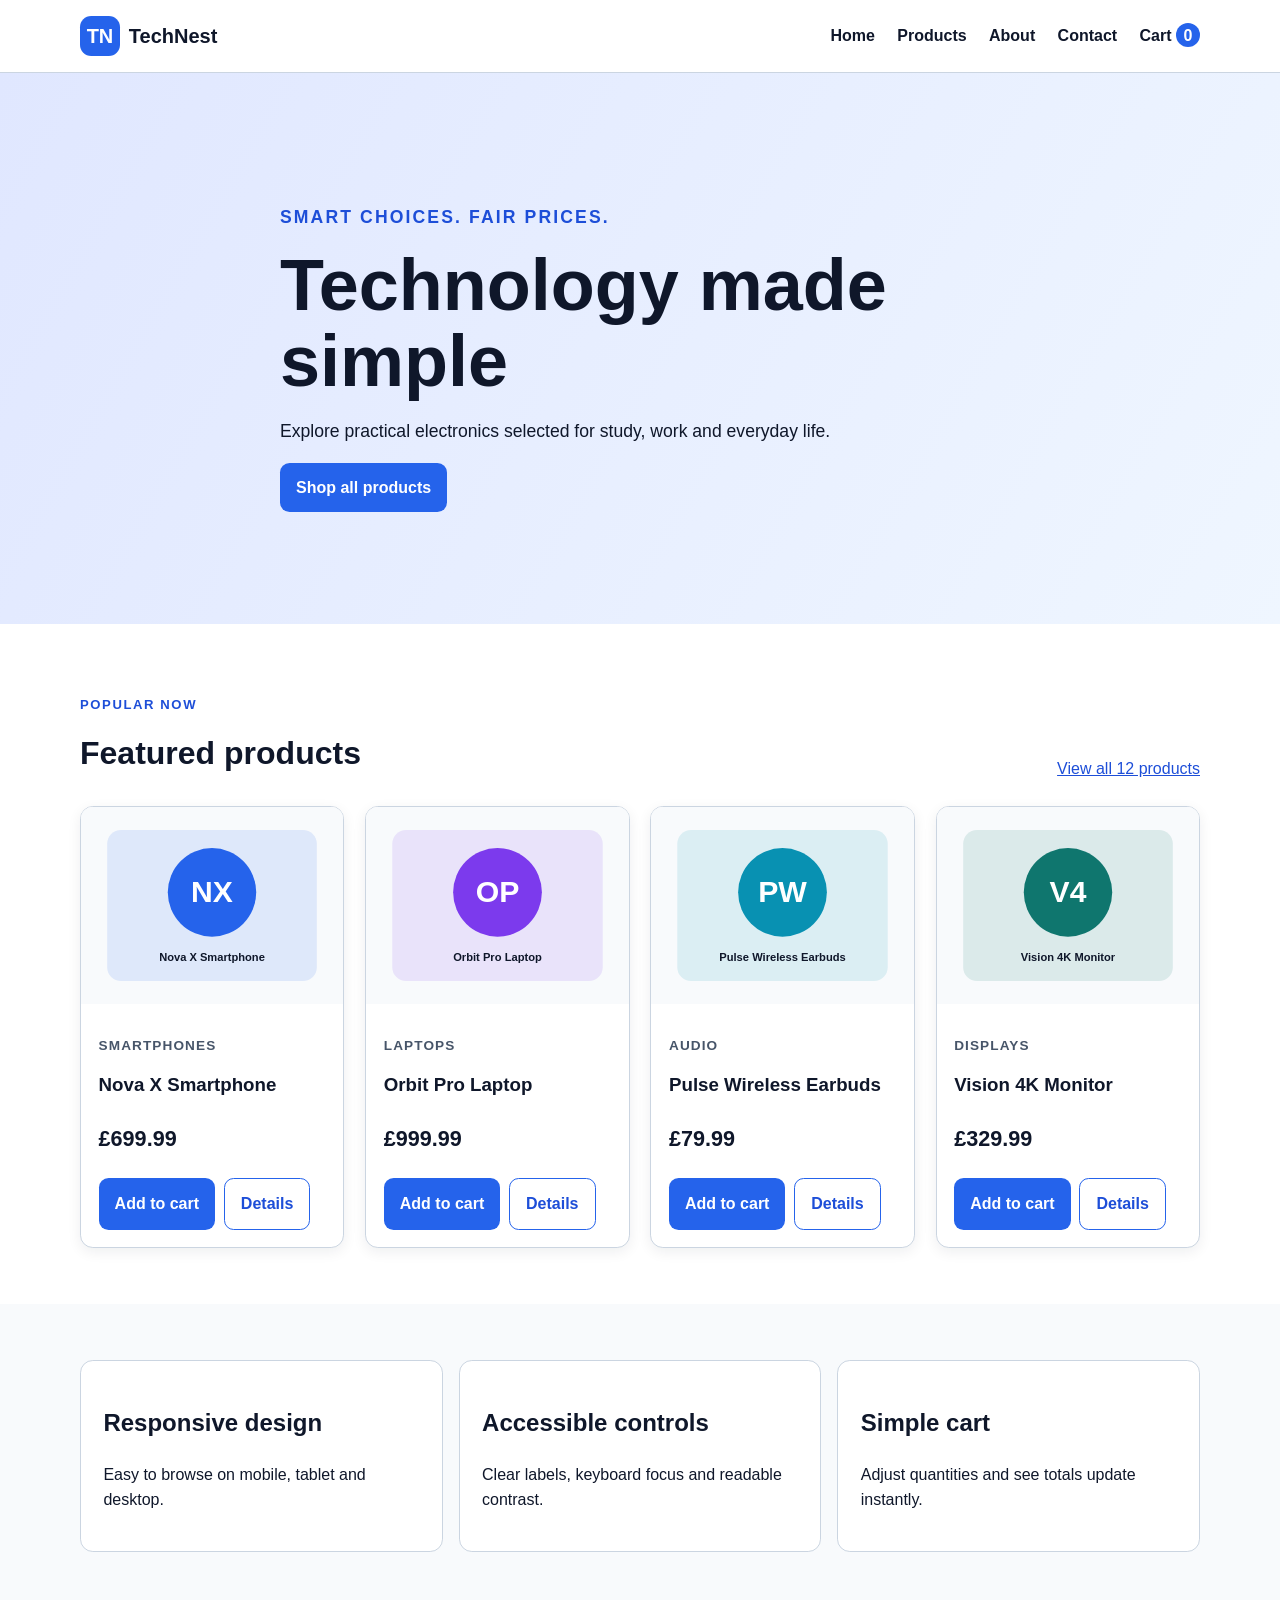
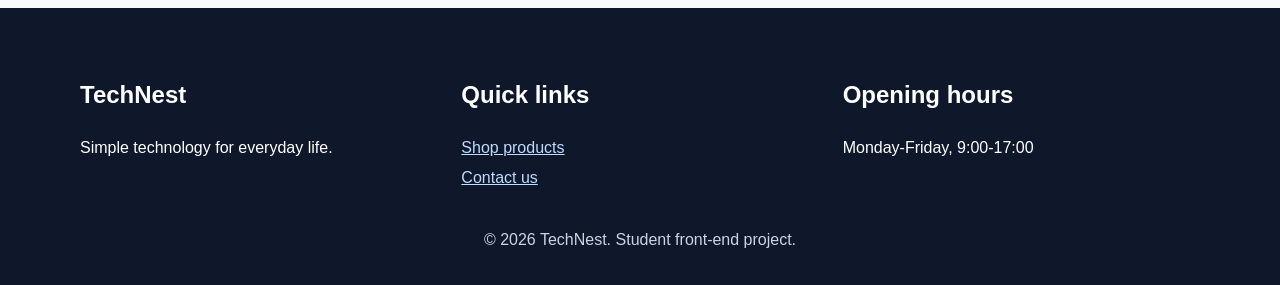
<file: index.html>
<!DOCTYPE html><html lang="en"><head><meta charset="UTF-8"><meta http-equiv="refresh" content="0; url=Pages/index.html"><title>TechNest</title></head><body><p><a href="Pages/index.html">Open TechNest</a></p></body></html>
</file>
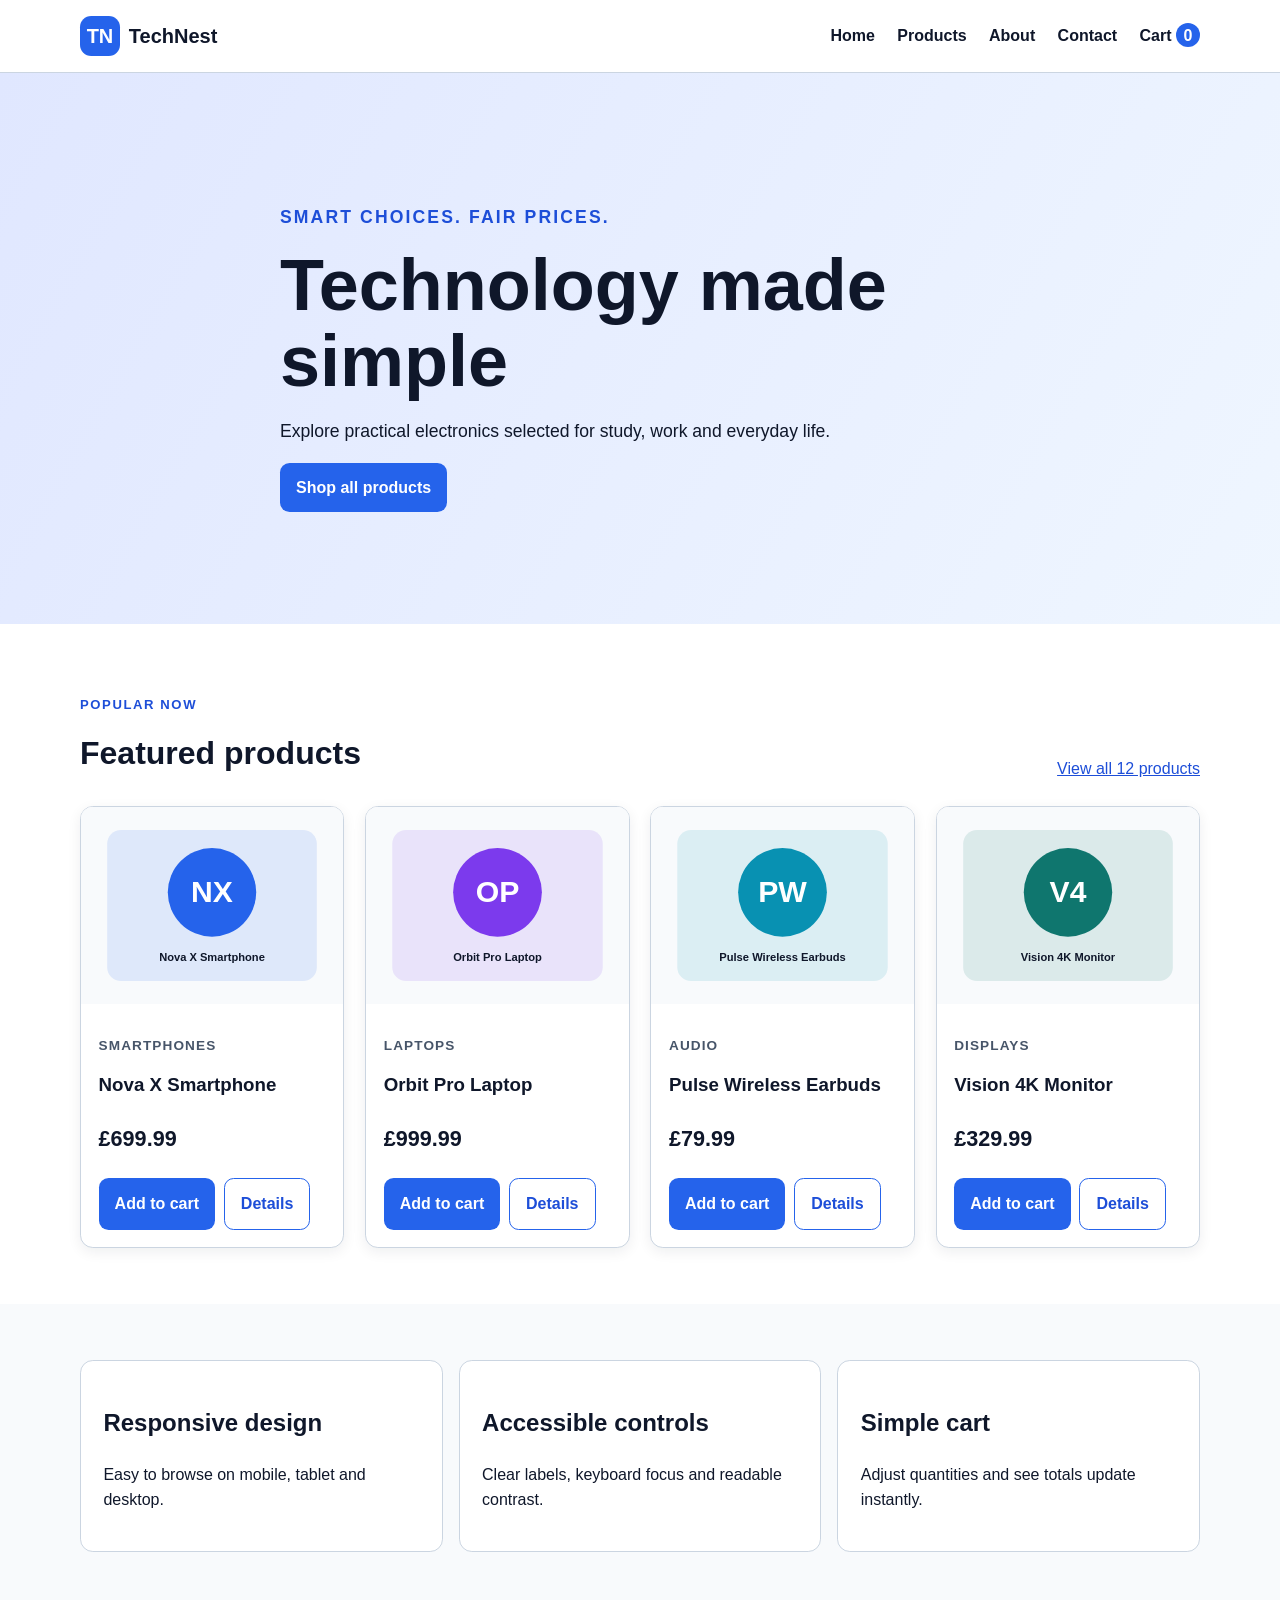
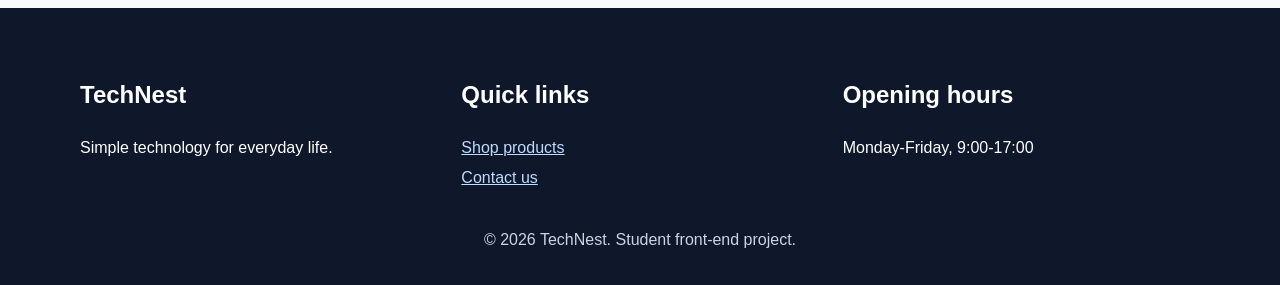
<file: Pages/index.html>
<!DOCTYPE html><html lang="en"><head><title>Home | TechNest</title><meta charset="UTF-8">
<meta name="viewport" content="width=device-width, initial-scale=1.0">
<meta name="description" content="TechNest is a responsive electronics store demonstration built with HTML, CSS and JavaScript DOM manipulation.">
<meta name="keywords" content="electronics, laptops, smartphones, accessories, ecommerce">
<meta name="author" content="Haroon Riaz">
<meta property="og:type" content="website">
<meta property="og:title" content="TechNest Electronics Store">
<meta property="og:description" content="Browse reliable technology products in a clean and accessible online store.">
<meta property="og:image" content="../media/product-1.svg">
<link rel="stylesheet" href="../css/style.css">
<script src="../js/script.js" defer></script></head><body><a class="skip-link" href="#main-content">Skip to main content</a>
<header class="site-header">
  <div class="container header-inner">
    <a class="brand" href="index.html" aria-label="TechNest home"><span aria-hidden="true">TN</span> TechNest</a>
    <button class="menu-button" type="button" aria-expanded="false" aria-controls="primary-nav">Menu</button>
    <nav id="primary-nav" class="primary-nav" aria-label="Primary navigation">
      <a href="index.html">Home</a><a href="products.html">Products</a><a href="about.html">About</a><a href="contact.html">Contact</a><a class="cart-link" href="cart.html">Cart <span id="cart-count" aria-live="polite">0</span></a>
    </nav>
  </div>
</header><main id="main-content"><section class="hero"><div class="container hero-content"><p class="eyebrow">Smart choices. Fair prices.</p><h1>Technology made simple</h1><p>Explore practical electronics selected for study, work and everyday life.</p><a class="button" href="products.html">Shop all products</a></div></section><section class="section container"><div class="section-heading"><div><p class="eyebrow">Popular now</p><h2>Featured products</h2></div><a href="products.html">View all 12 products</a></div><div class="product-grid"><article class="product-card"><img src="../media/product-1.svg" alt="Nova X Smartphone" width="800" height="600"><div class="product-card-body"><p class="category">Smartphones</p><h3>Nova X Smartphone</h3><p class="price">£699.99</p><div class="card-actions"><button class="button add-to-cart" data-id="1">Add to cart</button><button class="button button-secondary view-details" data-id="1">Details</button></div></div></article><article class="product-card"><img src="../media/product-2.svg" alt="Orbit Pro Laptop" width="800" height="600"><div class="product-card-body"><p class="category">Laptops</p><h3>Orbit Pro Laptop</h3><p class="price">£999.99</p><div class="card-actions"><button class="button add-to-cart" data-id="2">Add to cart</button><button class="button button-secondary view-details" data-id="2">Details</button></div></div></article><article class="product-card"><img src="../media/product-3.svg" alt="Pulse Wireless Earbuds" width="800" height="600"><div class="product-card-body"><p class="category">Audio</p><h3>Pulse Wireless Earbuds</h3><p class="price">£79.99</p><div class="card-actions"><button class="button add-to-cart" data-id="3">Add to cart</button><button class="button button-secondary view-details" data-id="3">Details</button></div></div></article><article class="product-card"><img src="../media/product-4.svg" alt="Vision 4K Monitor" width="800" height="600"><div class="product-card-body"><p class="category">Displays</p><h3>Vision 4K Monitor</h3><p class="price">£329.99</p><div class="card-actions"><button class="button add-to-cart" data-id="4">Add to cart</button><button class="button button-secondary view-details" data-id="4">Details</button></div></div></article></div></section><section class="benefits section"><div class="container benefit-grid"><article><h2>Responsive design</h2><p>Easy to browse on mobile, tablet and desktop.</p></article><article><h2>Accessible controls</h2><p>Clear labels, keyboard focus and readable contrast.</p></article><article><h2>Simple cart</h2><p>Adjust quantities and see totals update instantly.</p></article></div></section><dialog id="product-dialog" aria-labelledby="dialog-title"><button class="dialog-close" aria-label="Close product details">×</button><div id="dialog-content"></div></dialog></main><footer class="site-footer"><div class="container footer-grid"><div><h2>TechNest</h2><p>Simple technology for everyday life.</p></div><div><h2>Quick links</h2><a href="products.html">Shop products</a><a href="contact.html">Contact us</a></div><div><h2>Opening hours</h2><p>Monday-Friday, 9:00-17:00</p></div></div><p class="copyright">&copy; <span id="year"></span> TechNest. Student front-end project.</p></footer><div id="toast" class="toast" role="status" aria-live="polite"></div></body></html>
</file>
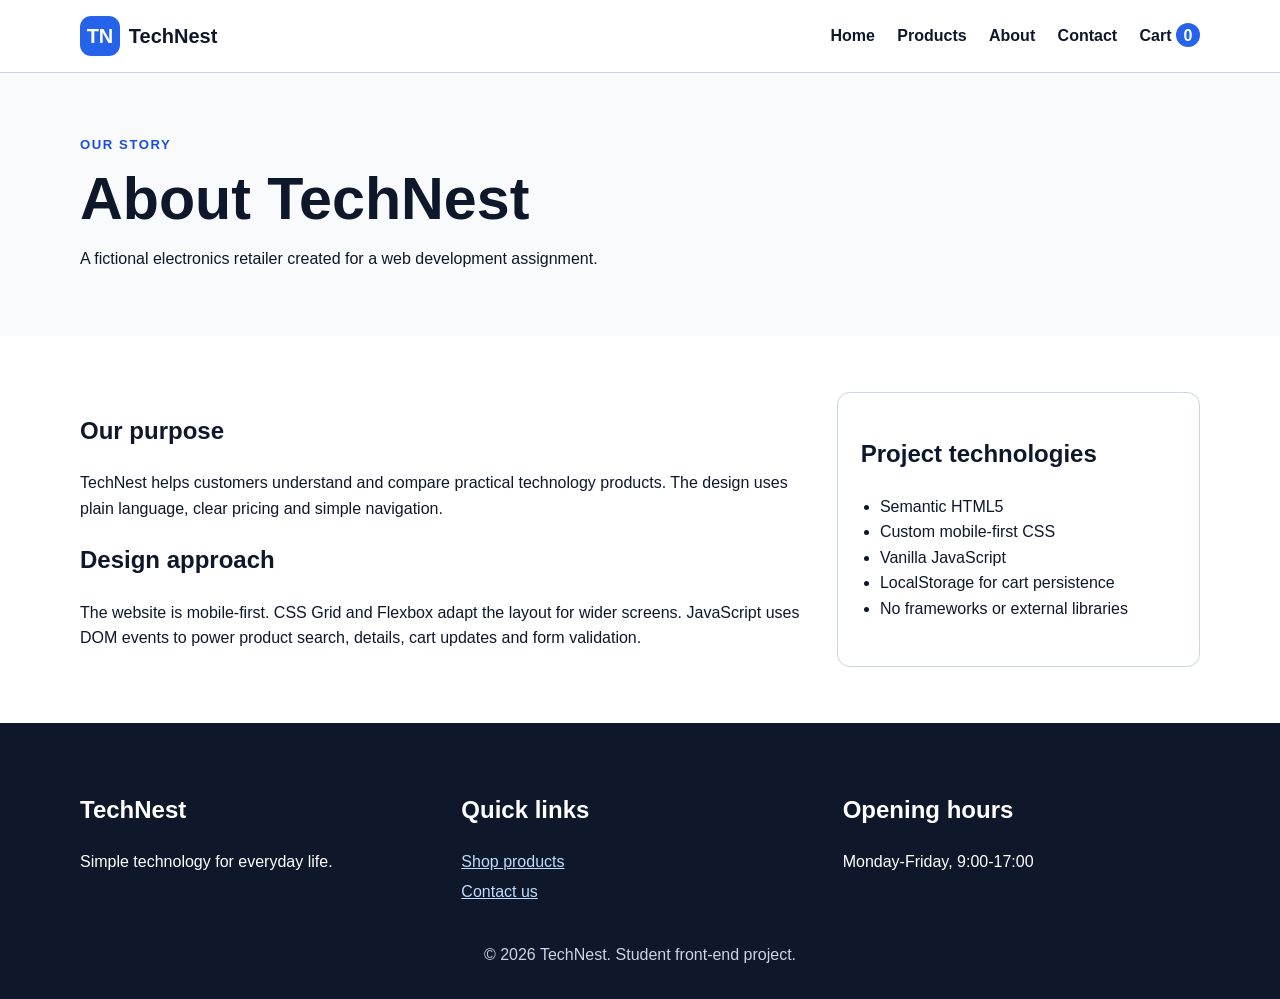
<file: Pages/about.html>
<!DOCTYPE html><html lang="en"><head><title>About | TechNest</title><meta charset="UTF-8">
<meta name="viewport" content="width=device-width, initial-scale=1.0">
<meta name="description" content="TechNest is a responsive electronics store demonstration built with HTML, CSS and JavaScript DOM manipulation.">
<meta name="keywords" content="electronics, laptops, smartphones, accessories, ecommerce">
<meta name="author" content="Haroon Riaz">
<meta property="og:type" content="website">
<meta property="og:title" content="TechNest Electronics Store">
<meta property="og:description" content="Browse reliable technology products in a clean and accessible online store.">
<meta property="og:image" content="../media/product-1.svg">
<link rel="stylesheet" href="../css/style.css">
<script src="../js/script.js" defer></script></head><body><a class="skip-link" href="#main-content">Skip to main content</a>
<header class="site-header">
  <div class="container header-inner">
    <a class="brand" href="index.html" aria-label="TechNest home"><span aria-hidden="true">TN</span> TechNest</a>
    <button class="menu-button" type="button" aria-expanded="false" aria-controls="primary-nav">Menu</button>
    <nav id="primary-nav" class="primary-nav" aria-label="Primary navigation">
      <a href="index.html">Home</a><a href="products.html">Products</a><a href="about.html">About</a><a href="contact.html">Contact</a><a class="cart-link" href="cart.html">Cart <span id="cart-count" aria-live="polite">0</span></a>
    </nav>
  </div>
</header><main id="main-content"><section class="page-banner"><div class="container"><p class="eyebrow">Our story</p><h1>About TechNest</h1><p>A fictional electronics retailer created for a web development assignment.</p></div></section><section class="section container content-grid"><article><h2>Our purpose</h2><p>TechNest helps customers understand and compare practical technology products. The design uses plain language, clear pricing and simple navigation.</p><h2>Design approach</h2><p>The website is mobile-first. CSS Grid and Flexbox adapt the layout for wider screens. JavaScript uses DOM events to power product search, details, cart updates and form validation.</p></article><aside class="info-card"><h2>Project technologies</h2><ul><li>Semantic HTML5</li><li>Custom mobile-first CSS</li><li>Vanilla JavaScript</li><li>LocalStorage for cart persistence</li><li>No frameworks or external libraries</li></ul></aside></section></main><footer class="site-footer"><div class="container footer-grid"><div><h2>TechNest</h2><p>Simple technology for everyday life.</p></div><div><h2>Quick links</h2><a href="products.html">Shop products</a><a href="contact.html">Contact us</a></div><div><h2>Opening hours</h2><p>Monday-Friday, 9:00-17:00</p></div></div><p class="copyright">&copy; <span id="year"></span> TechNest. Student front-end project.</p></footer><div id="toast" class="toast" role="status" aria-live="polite"></div></body></html>
</file>
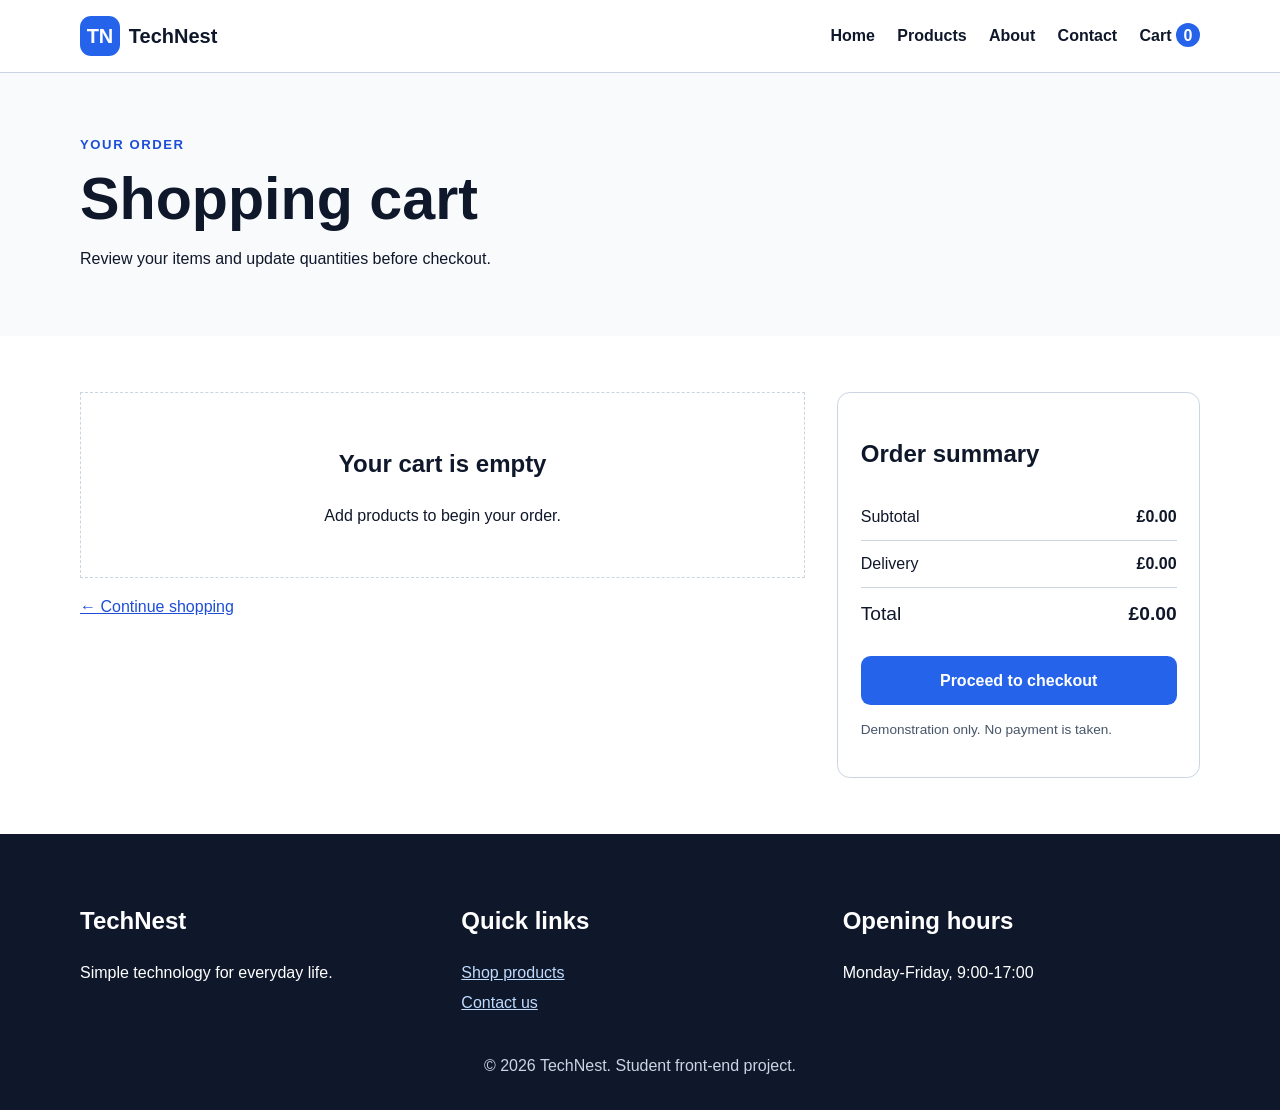
<file: Pages/cart.html>
<!DOCTYPE html><html lang="en"><head><title>Cart | TechNest</title><meta charset="UTF-8">
<meta name="viewport" content="width=device-width, initial-scale=1.0">
<meta name="description" content="TechNest is a responsive electronics store demonstration built with HTML, CSS and JavaScript DOM manipulation.">
<meta name="keywords" content="electronics, laptops, smartphones, accessories, ecommerce">
<meta name="author" content="Haroon Riaz">
<meta property="og:type" content="website">
<meta property="og:title" content="TechNest Electronics Store">
<meta property="og:description" content="Browse reliable technology products in a clean and accessible online store.">
<meta property="og:image" content="../media/product-1.svg">
<link rel="stylesheet" href="../css/style.css">
<script src="../js/script.js" defer></script></head><body><a class="skip-link" href="#main-content">Skip to main content</a>
<header class="site-header">
  <div class="container header-inner">
    <a class="brand" href="index.html" aria-label="TechNest home"><span aria-hidden="true">TN</span> TechNest</a>
    <button class="menu-button" type="button" aria-expanded="false" aria-controls="primary-nav">Menu</button>
    <nav id="primary-nav" class="primary-nav" aria-label="Primary navigation">
      <a href="index.html">Home</a><a href="products.html">Products</a><a href="about.html">About</a><a href="contact.html">Contact</a><a class="cart-link" href="cart.html">Cart <span id="cart-count" aria-live="polite">0</span></a>
    </nav>
  </div>
</header><main id="main-content"><section class="page-banner"><div class="container"><p class="eyebrow">Your order</p><h1>Shopping cart</h1><p>Review your items and update quantities before checkout.</p></div></section><section class="section container cart-layout"><div><div id="cart-items" aria-live="polite"></div><a class="text-link" href="products.html">← Continue shopping</a></div><aside class="cart-summary" aria-labelledby="summary-title"><h2 id="summary-title">Order summary</h2><div class="summary-row"><span>Subtotal</span><strong id="subtotal">£0.00</strong></div><div class="summary-row"><span>Delivery</span><strong id="delivery">£0.00</strong></div><div class="summary-row total-row"><span>Total</span><strong id="cart-total">£0.00</strong></div><button id="checkout-button" class="button full-width" type="button">Proceed to checkout</button><p class="small-print">Demonstration only. No payment is taken.</p></aside></section><dialog id="checkout-dialog" aria-labelledby="checkout-title"><button class="dialog-close" aria-label="Close checkout form">×</button><h2 id="checkout-title">Checkout details</h2><form id="checkout-form" novalidate><label for="checkout-name">Full name</label><input id="checkout-name" name="name" autocomplete="name" required minlength="2"><span class="error" id="checkout-name-error"></span><label for="checkout-email">Email address</label><input id="checkout-email" name="email" type="email" autocomplete="email" required><span class="error" id="checkout-email-error"></span><label for="checkout-address">Delivery address</label><textarea id="checkout-address" name="address" rows="3" required minlength="10"></textarea><span class="error" id="checkout-address-error"></span><button class="button" type="submit">Place demonstration order</button></form></dialog></main><footer class="site-footer"><div class="container footer-grid"><div><h2>TechNest</h2><p>Simple technology for everyday life.</p></div><div><h2>Quick links</h2><a href="products.html">Shop products</a><a href="contact.html">Contact us</a></div><div><h2>Opening hours</h2><p>Monday-Friday, 9:00-17:00</p></div></div><p class="copyright">&copy; <span id="year"></span> TechNest. Student front-end project.</p></footer><div id="toast" class="toast" role="status" aria-live="polite"></div></body></html>
</file>
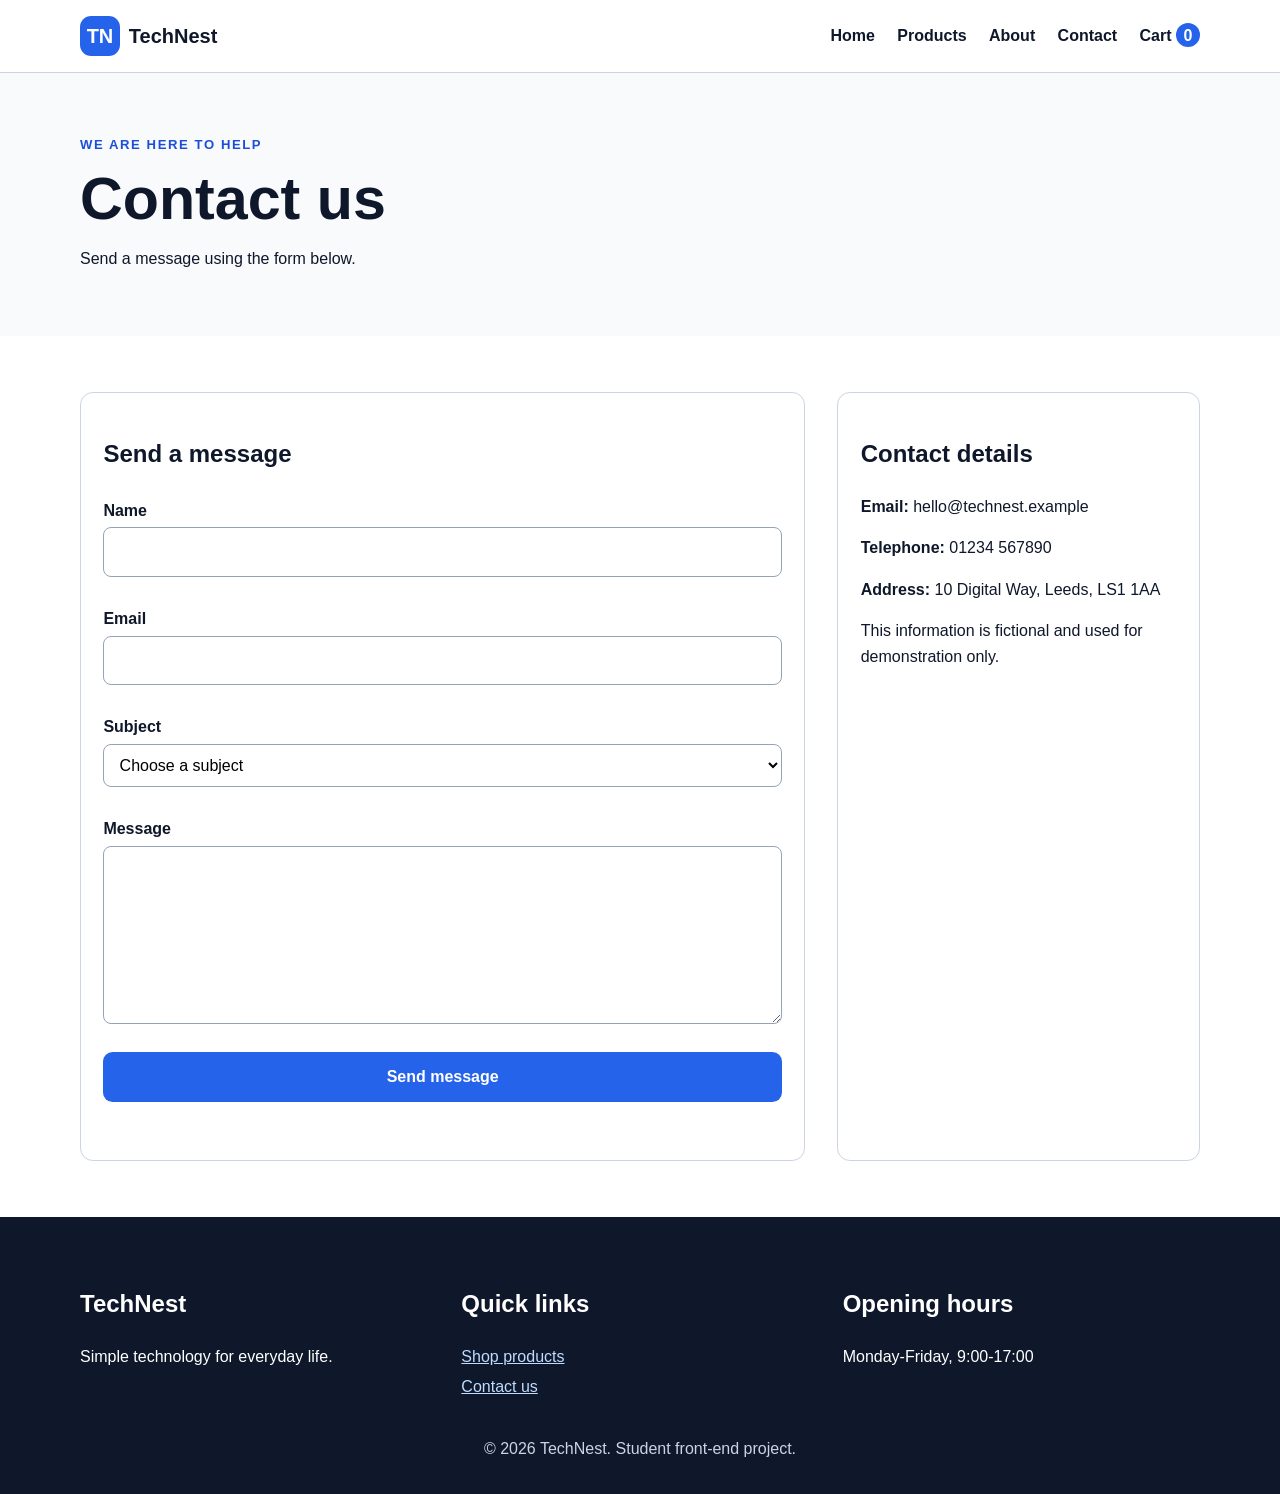
<file: Pages/contact.html>
<!DOCTYPE html><html lang="en"><head><title>Contact | TechNest</title><meta charset="UTF-8">
<meta name="viewport" content="width=device-width, initial-scale=1.0">
<meta name="description" content="TechNest is a responsive electronics store demonstration built with HTML, CSS and JavaScript DOM manipulation.">
<meta name="keywords" content="electronics, laptops, smartphones, accessories, ecommerce">
<meta name="author" content="Haroon Riaz">
<meta property="og:type" content="website">
<meta property="og:title" content="TechNest Electronics Store">
<meta property="og:description" content="Browse reliable technology products in a clean and accessible online store.">
<meta property="og:image" content="../media/product-1.svg">
<link rel="stylesheet" href="../css/style.css">
<script src="../js/script.js" defer></script></head><body><a class="skip-link" href="#main-content">Skip to main content</a>
<header class="site-header">
  <div class="container header-inner">
    <a class="brand" href="index.html" aria-label="TechNest home"><span aria-hidden="true">TN</span> TechNest</a>
    <button class="menu-button" type="button" aria-expanded="false" aria-controls="primary-nav">Menu</button>
    <nav id="primary-nav" class="primary-nav" aria-label="Primary navigation">
      <a href="index.html">Home</a><a href="products.html">Products</a><a href="about.html">About</a><a href="contact.html">Contact</a><a class="cart-link" href="cart.html">Cart <span id="cart-count" aria-live="polite">0</span></a>
    </nav>
  </div>
</header><main id="main-content"><section class="page-banner"><div class="container"><p class="eyebrow">We are here to help</p><h1>Contact us</h1><p>Send a message using the form below.</p></div></section><section class="section container content-grid"><form id="contact-form" class="contact-form" novalidate><h2>Send a message</h2><label for="contact-name">Name</label><input id="contact-name" name="name" autocomplete="name" required minlength="2"><span class="error" id="contact-name-error"></span><label for="contact-email">Email</label><input id="contact-email" name="email" type="email" autocomplete="email" required><span class="error" id="contact-email-error"></span><label for="contact-subject">Subject</label><select id="contact-subject" name="subject" required><option value="">Choose a subject</option><option>Product question</option><option>Order support</option><option>General feedback</option></select><span class="error" id="contact-subject-error"></span><label for="contact-message">Message</label><textarea id="contact-message" name="message" rows="6" required minlength="10"></textarea><span class="error" id="contact-message-error"></span><button class="button" type="submit">Send message</button><p id="contact-success" class="success" role="status"></p></form><aside class="info-card"><h2>Contact details</h2><p><strong>Email:</strong> hello@technest.example</p><p><strong>Telephone:</strong> 01234 567890</p><p><strong>Address:</strong> 10 Digital Way, Leeds, LS1 1AA</p><p>This information is fictional and used for demonstration only.</p></aside></section></main><footer class="site-footer"><div class="container footer-grid"><div><h2>TechNest</h2><p>Simple technology for everyday life.</p></div><div><h2>Quick links</h2><a href="products.html">Shop products</a><a href="contact.html">Contact us</a></div><div><h2>Opening hours</h2><p>Monday-Friday, 9:00-17:00</p></div></div><p class="copyright">&copy; <span id="year"></span> TechNest. Student front-end project.</p></footer><div id="toast" class="toast" role="status" aria-live="polite"></div></body></html>
</file>
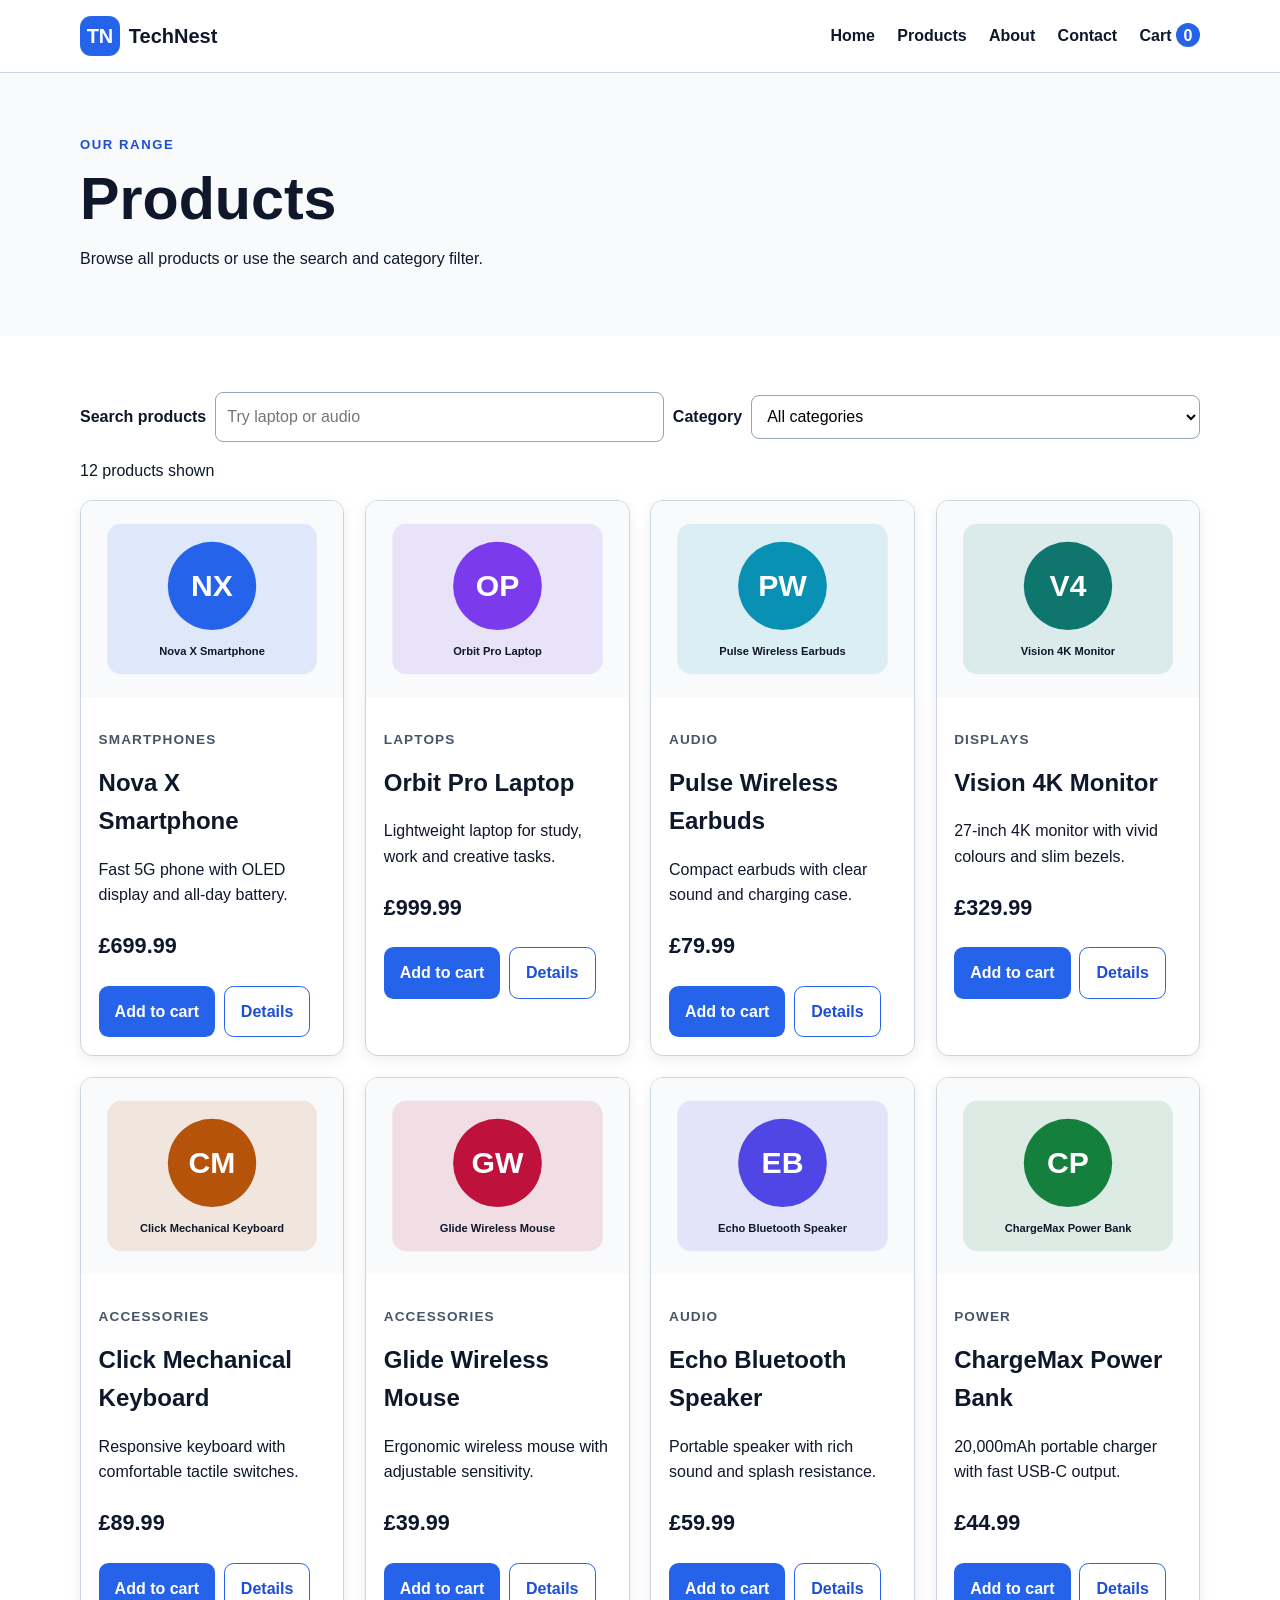
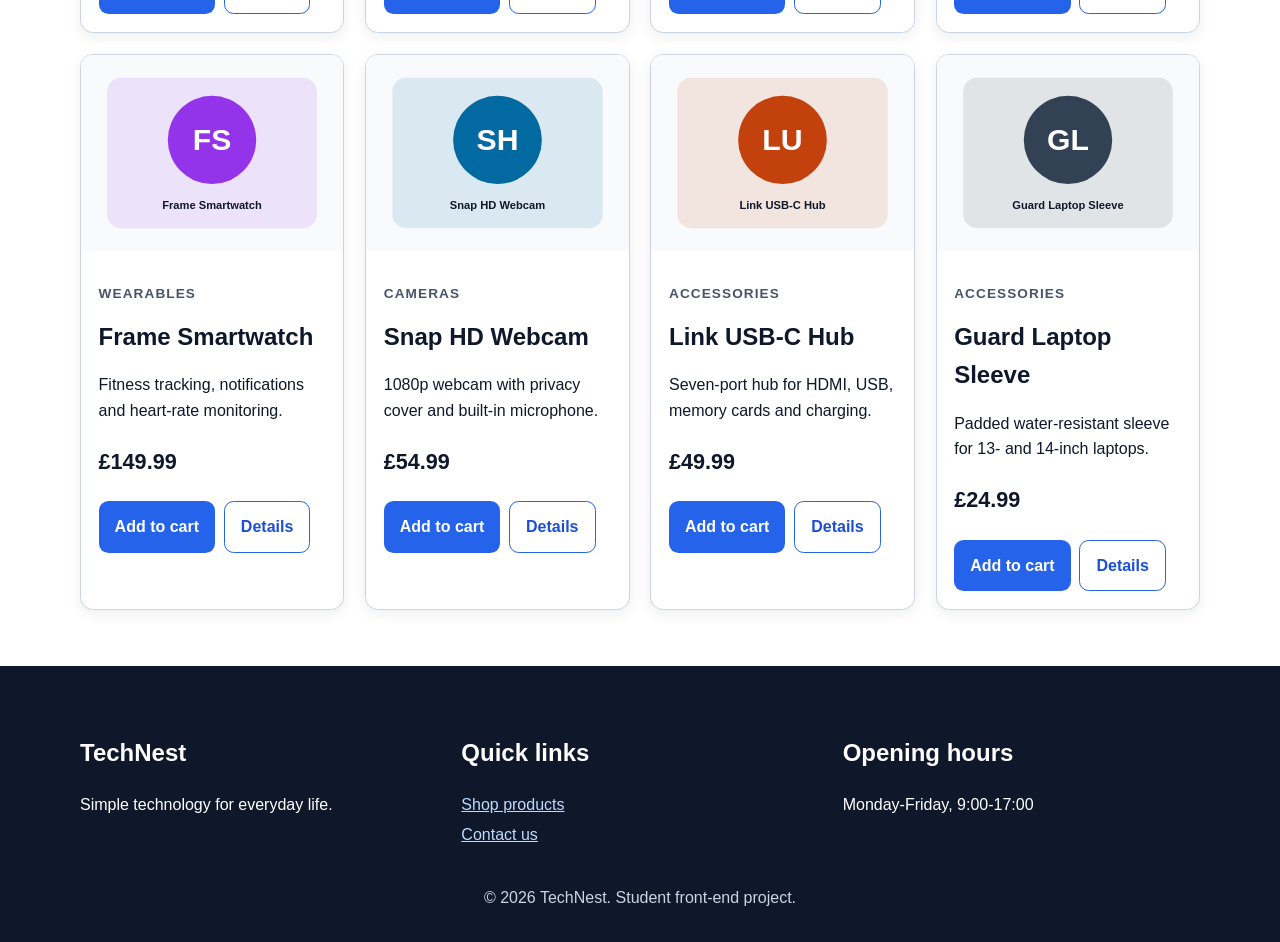
<file: Pages/products.html>
<!DOCTYPE html><html lang="en"><head><title>Products | TechNest</title><meta charset="UTF-8">
<meta name="viewport" content="width=device-width, initial-scale=1.0">
<meta name="description" content="TechNest is a responsive electronics store demonstration built with HTML, CSS and JavaScript DOM manipulation.">
<meta name="keywords" content="electronics, laptops, smartphones, accessories, ecommerce">
<meta name="author" content="Haroon Riaz">
<meta property="og:type" content="website">
<meta property="og:title" content="TechNest Electronics Store">
<meta property="og:description" content="Browse reliable technology products in a clean and accessible online store.">
<meta property="og:image" content="../media/product-1.svg">
<link rel="stylesheet" href="../css/style.css">
<script src="../js/script.js" defer></script></head><body><a class="skip-link" href="#main-content">Skip to main content</a>
<header class="site-header">
  <div class="container header-inner">
    <a class="brand" href="index.html" aria-label="TechNest home"><span aria-hidden="true">TN</span> TechNest</a>
    <button class="menu-button" type="button" aria-expanded="false" aria-controls="primary-nav">Menu</button>
    <nav id="primary-nav" class="primary-nav" aria-label="Primary navigation">
      <a href="index.html">Home</a><a href="products.html">Products</a><a href="about.html">About</a><a href="contact.html">Contact</a><a class="cart-link" href="cart.html">Cart <span id="cart-count" aria-live="polite">0</span></a>
    </nav>
  </div>
</header><main id="main-content"><section class="page-banner"><div class="container"><p class="eyebrow">Our range</p><h1>Products</h1><p>Browse all products or use the search and category filter.</p></div></section><section class="section container"><div class="filters" aria-label="Product filters"><label for="product-search">Search products</label><input id="product-search" type="search" placeholder="Try laptop or audio"><label for="category-filter">Category</label><select id="category-filter"><option value="all">All categories</option><option>Smartphones</option><option>Laptops</option><option>Audio</option><option>Displays</option><option>Accessories</option><option>Power</option><option>Wearables</option><option>Cameras</option></select></div><p id="results-count" aria-live="polite">12 products shown</p><div id="product-grid" class="product-grid"><article class="product-card" data-category="smartphones" data-name="nova x smartphone"><img src="../media/product-1.svg" alt="Nova X Smartphone" width="800" height="600" loading="lazy"><div class="product-card-body"><p class="category">Smartphones</p><h2>Nova X Smartphone</h2><p>Fast 5G phone with OLED display and all-day battery.</p><p class="price">£699.99</p><div class="card-actions"><button class="button add-to-cart" data-id="1">Add to cart</button><button class="button button-secondary view-details" data-id="1">Details</button></div></div></article><article class="product-card" data-category="laptops" data-name="orbit pro laptop"><img src="../media/product-2.svg" alt="Orbit Pro Laptop" width="800" height="600" loading="lazy"><div class="product-card-body"><p class="category">Laptops</p><h2>Orbit Pro Laptop</h2><p>Lightweight laptop for study, work and creative tasks.</p><p class="price">£999.99</p><div class="card-actions"><button class="button add-to-cart" data-id="2">Add to cart</button><button class="button button-secondary view-details" data-id="2">Details</button></div></div></article><article class="product-card" data-category="audio" data-name="pulse wireless earbuds"><img src="../media/product-3.svg" alt="Pulse Wireless Earbuds" width="800" height="600" loading="lazy"><div class="product-card-body"><p class="category">Audio</p><h2>Pulse Wireless Earbuds</h2><p>Compact earbuds with clear sound and charging case.</p><p class="price">£79.99</p><div class="card-actions"><button class="button add-to-cart" data-id="3">Add to cart</button><button class="button button-secondary view-details" data-id="3">Details</button></div></div></article><article class="product-card" data-category="displays" data-name="vision 4k monitor"><img src="../media/product-4.svg" alt="Vision 4K Monitor" width="800" height="600" loading="lazy"><div class="product-card-body"><p class="category">Displays</p><h2>Vision 4K Monitor</h2><p>27-inch 4K monitor with vivid colours and slim bezels.</p><p class="price">£329.99</p><div class="card-actions"><button class="button add-to-cart" data-id="4">Add to cart</button><button class="button button-secondary view-details" data-id="4">Details</button></div></div></article><article class="product-card" data-category="accessories" data-name="click mechanical keyboard"><img src="../media/product-5.svg" alt="Click Mechanical Keyboard" width="800" height="600" loading="lazy"><div class="product-card-body"><p class="category">Accessories</p><h2>Click Mechanical Keyboard</h2><p>Responsive keyboard with comfortable tactile switches.</p><p class="price">£89.99</p><div class="card-actions"><button class="button add-to-cart" data-id="5">Add to cart</button><button class="button button-secondary view-details" data-id="5">Details</button></div></div></article><article class="product-card" data-category="accessories" data-name="glide wireless mouse"><img src="../media/product-6.svg" alt="Glide Wireless Mouse" width="800" height="600" loading="lazy"><div class="product-card-body"><p class="category">Accessories</p><h2>Glide Wireless Mouse</h2><p>Ergonomic wireless mouse with adjustable sensitivity.</p><p class="price">£39.99</p><div class="card-actions"><button class="button add-to-cart" data-id="6">Add to cart</button><button class="button button-secondary view-details" data-id="6">Details</button></div></div></article><article class="product-card" data-category="audio" data-name="echo bluetooth speaker"><img src="../media/product-7.svg" alt="Echo Bluetooth Speaker" width="800" height="600" loading="lazy"><div class="product-card-body"><p class="category">Audio</p><h2>Echo Bluetooth Speaker</h2><p>Portable speaker with rich sound and splash resistance.</p><p class="price">£59.99</p><div class="card-actions"><button class="button add-to-cart" data-id="7">Add to cart</button><button class="button button-secondary view-details" data-id="7">Details</button></div></div></article><article class="product-card" data-category="power" data-name="chargemax power bank"><img src="../media/product-8.svg" alt="ChargeMax Power Bank" width="800" height="600" loading="lazy"><div class="product-card-body"><p class="category">Power</p><h2>ChargeMax Power Bank</h2><p>20,000mAh portable charger with fast USB-C output.</p><p class="price">£44.99</p><div class="card-actions"><button class="button add-to-cart" data-id="8">Add to cart</button><button class="button button-secondary view-details" data-id="8">Details</button></div></div></article><article class="product-card" data-category="wearables" data-name="frame smartwatch"><img src="../media/product-9.svg" alt="Frame Smartwatch" width="800" height="600" loading="lazy"><div class="product-card-body"><p class="category">Wearables</p><h2>Frame Smartwatch</h2><p>Fitness tracking, notifications and heart-rate monitoring.</p><p class="price">£149.99</p><div class="card-actions"><button class="button add-to-cart" data-id="9">Add to cart</button><button class="button button-secondary view-details" data-id="9">Details</button></div></div></article><article class="product-card" data-category="cameras" data-name="snap hd webcam"><img src="../media/product-10.svg" alt="Snap HD Webcam" width="800" height="600" loading="lazy"><div class="product-card-body"><p class="category">Cameras</p><h2>Snap HD Webcam</h2><p>1080p webcam with privacy cover and built-in microphone.</p><p class="price">£54.99</p><div class="card-actions"><button class="button add-to-cart" data-id="10">Add to cart</button><button class="button button-secondary view-details" data-id="10">Details</button></div></div></article><article class="product-card" data-category="accessories" data-name="link usb-c hub"><img src="../media/product-11.svg" alt="Link USB-C Hub" width="800" height="600" loading="lazy"><div class="product-card-body"><p class="category">Accessories</p><h2>Link USB-C Hub</h2><p>Seven-port hub for HDMI, USB, memory cards and charging.</p><p class="price">£49.99</p><div class="card-actions"><button class="button add-to-cart" data-id="11">Add to cart</button><button class="button button-secondary view-details" data-id="11">Details</button></div></div></article><article class="product-card" data-category="accessories" data-name="guard laptop sleeve"><img src="../media/product-12.svg" alt="Guard Laptop Sleeve" width="800" height="600" loading="lazy"><div class="product-card-body"><p class="category">Accessories</p><h2>Guard Laptop Sleeve</h2><p>Padded water-resistant sleeve for 13- and 14-inch laptops.</p><p class="price">£24.99</p><div class="card-actions"><button class="button add-to-cart" data-id="12">Add to cart</button><button class="button button-secondary view-details" data-id="12">Details</button></div></div></article></div><p id="no-results" class="empty-state" hidden>No products match your search.</p></section><dialog id="product-dialog" aria-labelledby="dialog-title"><button class="dialog-close" aria-label="Close product details">×</button><div id="dialog-content"></div></dialog></main><footer class="site-footer"><div class="container footer-grid"><div><h2>TechNest</h2><p>Simple technology for everyday life.</p></div><div><h2>Quick links</h2><a href="products.html">Shop products</a><a href="contact.html">Contact us</a></div><div><h2>Opening hours</h2><p>Monday-Friday, 9:00-17:00</p></div></div><p class="copyright">&copy; <span id="year"></span> TechNest. Student front-end project.</p></footer><div id="toast" class="toast" role="status" aria-live="polite"></div></body></html>
</file>
<file: css/style.css>
:root{--navy:#0f172a;--blue:#2563eb;--blue-dark:#1d4ed8;--light:#f8fafc;--muted:#475569;--border:#cbd5e1;--white:#fff;--success:#166534;--danger:#b91c1c;--radius:.8rem;--shadow:0 12px 30px rgba(15,23,42,.10)}
*{box-sizing:border-box}html{scroll-behavior:smooth}body{margin:0;font-family:Arial,Helvetica,sans-serif;color:var(--navy);background:var(--white);line-height:1.6}img{display:block;max-width:100%;height:auto}a{color:var(--blue-dark)}button,input,select,textarea{font:inherit}.container{width:min(1120px,92%);margin-inline:auto}.skip-link{position:absolute;left:-9999px;top:0;background:var(--navy);color:white;padding:.7rem;z-index:100}.skip-link:focus{left:.5rem;top:.5rem}.site-header{position:sticky;top:0;background:rgba(255,255,255,.97);border-bottom:1px solid var(--border);z-index:20}.header-inner{min-height:72px;display:flex;align-items:center;justify-content:space-between}.brand{display:flex;align-items:center;gap:.55rem;font-weight:800;text-decoration:none;color:var(--navy);font-size:1.25rem}.brand span{display:grid;place-items:center;background:var(--blue);color:white;width:2.5rem;height:2.5rem;border-radius:.7rem}.menu-button{border:1px solid var(--border);background:white;border-radius:.5rem;padding:.55rem .8rem}.primary-nav{display:none;position:absolute;top:72px;left:0;right:0;background:white;border-bottom:1px solid var(--border);padding:1rem 4%}.primary-nav.open{display:grid;gap:.8rem}.primary-nav a{text-decoration:none;color:var(--navy);font-weight:700}.primary-nav a:hover,.primary-nav a:focus-visible{color:var(--blue)}.cart-link span{display:inline-grid;place-items:center;min-width:1.5rem;height:1.5rem;padding:0 .3rem;background:var(--blue);color:white;border-radius:999px}.hero{background:linear-gradient(120deg,#e0e7ff,#eff6ff);padding:5rem 0}.hero-content{max-width:720px}.hero h1,.page-banner h1{font-size:clamp(2.2rem,8vw,4.5rem);line-height:1.05;margin:.2rem 0 1rem}.hero p{font-size:1.1rem;max-width:58ch}.eyebrow{text-transform:uppercase;letter-spacing:.12em;font-weight:800;color:var(--blue-dark);font-size:.82rem}.button{display:inline-flex;align-items:center;justify-content:center;border:0;border-radius:.6rem;background:var(--blue);color:white;padding:.75rem 1rem;font-weight:800;text-decoration:none;cursor:pointer;transition:transform .15s,background .15s}.button:hover{background:var(--blue-dark);transform:translateY(-1px)}.button:focus-visible,.menu-button:focus-visible,input:focus-visible,select:focus-visible,textarea:focus-visible,a:focus-visible{outline:3px solid #f59e0b;outline-offset:3px}.button-secondary{background:white;color:var(--blue-dark);border:1px solid var(--blue)}.section{padding:3.5rem 0}.section-heading{display:flex;align-items:end;justify-content:space-between;gap:1rem;margin-bottom:1.5rem}.section-heading h2{margin:.2rem 0;font-size:2rem}.product-grid{display:grid;grid-template-columns:1fr;gap:1.3rem}.product-card{border:1px solid var(--border);border-radius:var(--radius);overflow:hidden;background:white;box-shadow:0 4px 14px rgba(15,23,42,.07);transition:transform .2s,box-shadow .2s}.product-card:hover{transform:translateY(-4px);box-shadow:var(--shadow)}.product-card img{aspect-ratio:4/3;object-fit:cover;background:var(--light)}.product-card-body{padding:1.1rem}.product-card h2,.product-card h3{margin:.2rem 0}.category{color:var(--muted);font-size:.85rem;font-weight:700;text-transform:uppercase;letter-spacing:.08em}.price{font-size:1.35rem;font-weight:800}.card-actions{display:flex;flex-wrap:wrap;gap:.55rem}.benefits,.page-banner{background:var(--light)}.benefit-grid{display:grid;gap:1rem}.benefit-grid article,.info-card,.cart-summary,.contact-form{padding:1.4rem;border:1px solid var(--border);border-radius:var(--radius);background:white}.page-banner{padding:3rem 0}.page-banner h1{font-size:clamp(2rem,7vw,3.7rem)}.filters{display:grid;gap:.55rem;margin-bottom:1rem}.filters input,.filters select,input,select,textarea{width:100%;border:1px solid #94a3b8;border-radius:.5rem;padding:.7rem;background:white}.filters label,form label{font-weight:800}.empty-state{text-align:center;padding:2rem;border:1px dashed var(--border)}.content-grid,.cart-layout{display:grid;gap:2rem}.info-card ul{padding-left:1.2rem}.site-footer{background:var(--navy);color:white;padding:3rem 0 1rem}.footer-grid{display:grid;gap:1.5rem}.footer-grid a{display:block;color:#bfdbfe;margin:.3rem 0}.copyright{text-align:center;color:#cbd5e1;margin-top:2rem}.toast{position:fixed;right:1rem;bottom:1rem;background:var(--navy);color:white;padding:.8rem 1rem;border-radius:.5rem;opacity:0;transform:translateY(1rem);pointer-events:none;transition:.2s;z-index:40}.toast.show{opacity:1;transform:none}dialog{width:min(600px,92%);border:0;border-radius:var(--radius);box-shadow:var(--shadow);padding:1.5rem}dialog::backdrop{background:rgba(15,23,42,.65)}.dialog-close{float:right;border:0;background:transparent;font-size:2rem;cursor:pointer}.dialog-product{display:grid;gap:1rem}.cart-item{display:grid;grid-template-columns:90px 1fr;gap:1rem;border-bottom:1px solid var(--border);padding:1rem 0}.cart-item img{border-radius:.5rem}.quantity-controls{display:flex;align-items:center;gap:.5rem;flex-wrap:wrap}.quantity-controls button{min-width:2.2rem;min-height:2.2rem;border:1px solid var(--border);background:white;border-radius:.4rem;cursor:pointer}.remove-button{color:var(--danger);border:0;background:transparent;text-decoration:underline;cursor:pointer}.cart-summary{height:max-content}.summary-row{display:flex;justify-content:space-between;padding:.65rem 0;border-bottom:1px solid var(--border)}.total-row{font-size:1.2rem;border-bottom:0}.full-width{width:100%;margin-top:1rem}.small-print{font-size:.85rem;color:var(--muted)}.error{display:block;min-height:1.3rem;color:var(--danger);font-size:.88rem}.success{color:var(--success);font-weight:800}.contact-form{display:grid;gap:.25rem}.text-link{display:inline-block;margin-top:1rem}
@media(min-width:600px){.product-grid{grid-template-columns:repeat(2,1fr)}.benefit-grid,.footer-grid{grid-template-columns:repeat(3,1fr)}.filters{grid-template-columns:auto 1fr auto 1fr;align-items:center}.dialog-product{grid-template-columns:1fr 1fr}.cart-item{grid-template-columns:120px 1fr auto}}
@media(min-width:850px){.menu-button{display:none}.primary-nav{display:flex;position:static;border:0;padding:0;gap:1.4rem;align-items:center}.product-grid{grid-template-columns:repeat(4,1fr)}.content-grid{grid-template-columns:2fr 1fr}.cart-layout{grid-template-columns:2fr 1fr}.hero{padding:7rem 0}}
@media(prefers-reduced-motion:reduce){*{scroll-behavior:auto!important;transition:none!important}}
</file>
